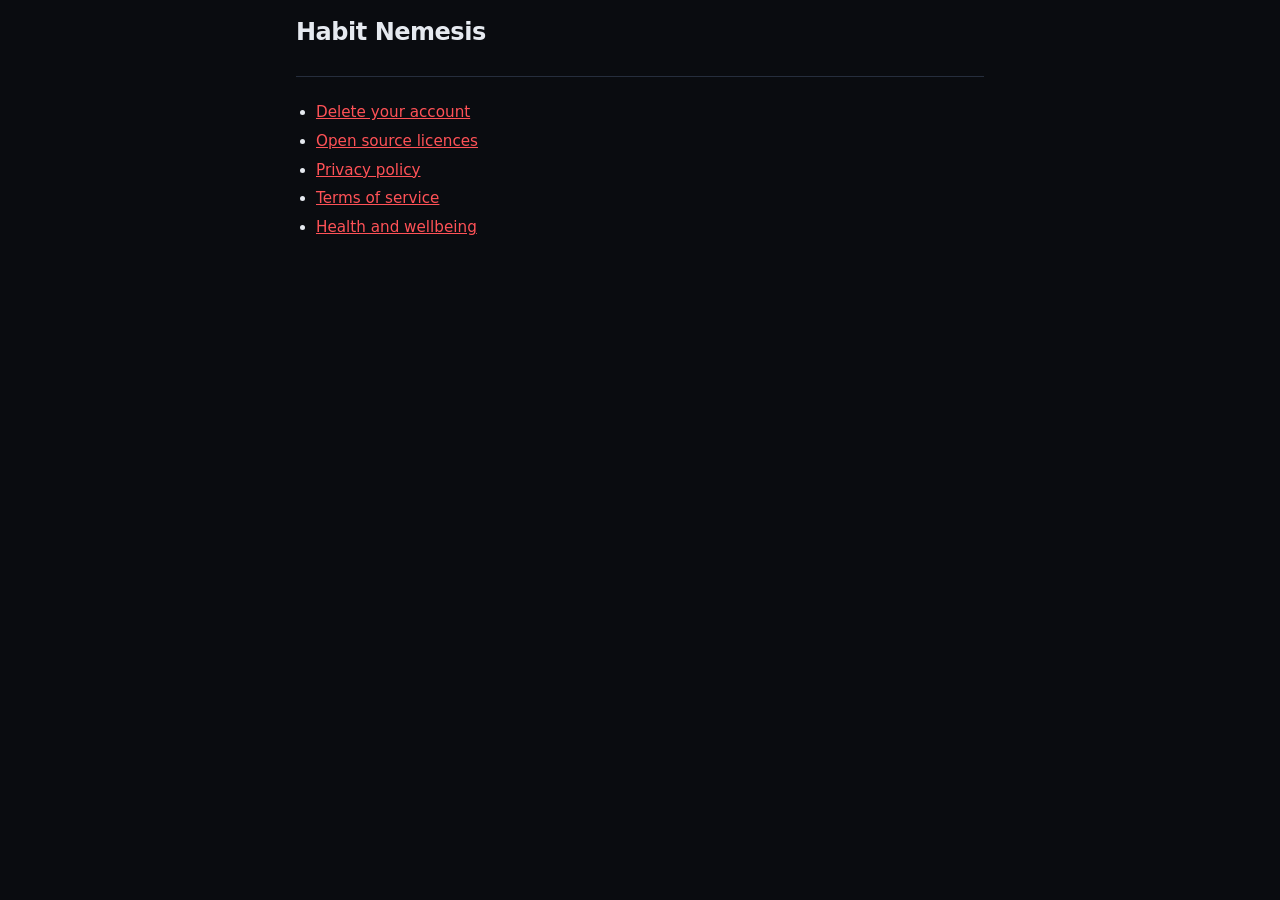
<file: Habit-Nemesis/index.html>
<!doctype html>
<html lang="en-GB">
<head>
<meta charset="utf-8">
<meta name="viewport" content="width=device-width, initial-scale=1">
<title>Habit Nemesis</title>
<link rel="icon" href="./icons/icon-192.png">
<link rel="stylesheet" href="./legal/legal.css">
</head>
<body>
<div class="wrap">
<header><h1>Habit Nemesis</h1></header>
<ul>
  <li><a href="./legal/delete-account.html">Delete your account</a></li>
  <li><a href="./legal/licences.html">Open source licences</a></li>
  <li><a href="./legal/privacy.html">Privacy policy</a></li>
  <li><a href="./legal/terms.html">Terms of service</a></li>
  <li><a href="./legal/wellbeing.html">Health and wellbeing</a></li>
</ul>
</div>
</body>
</html>
</file>
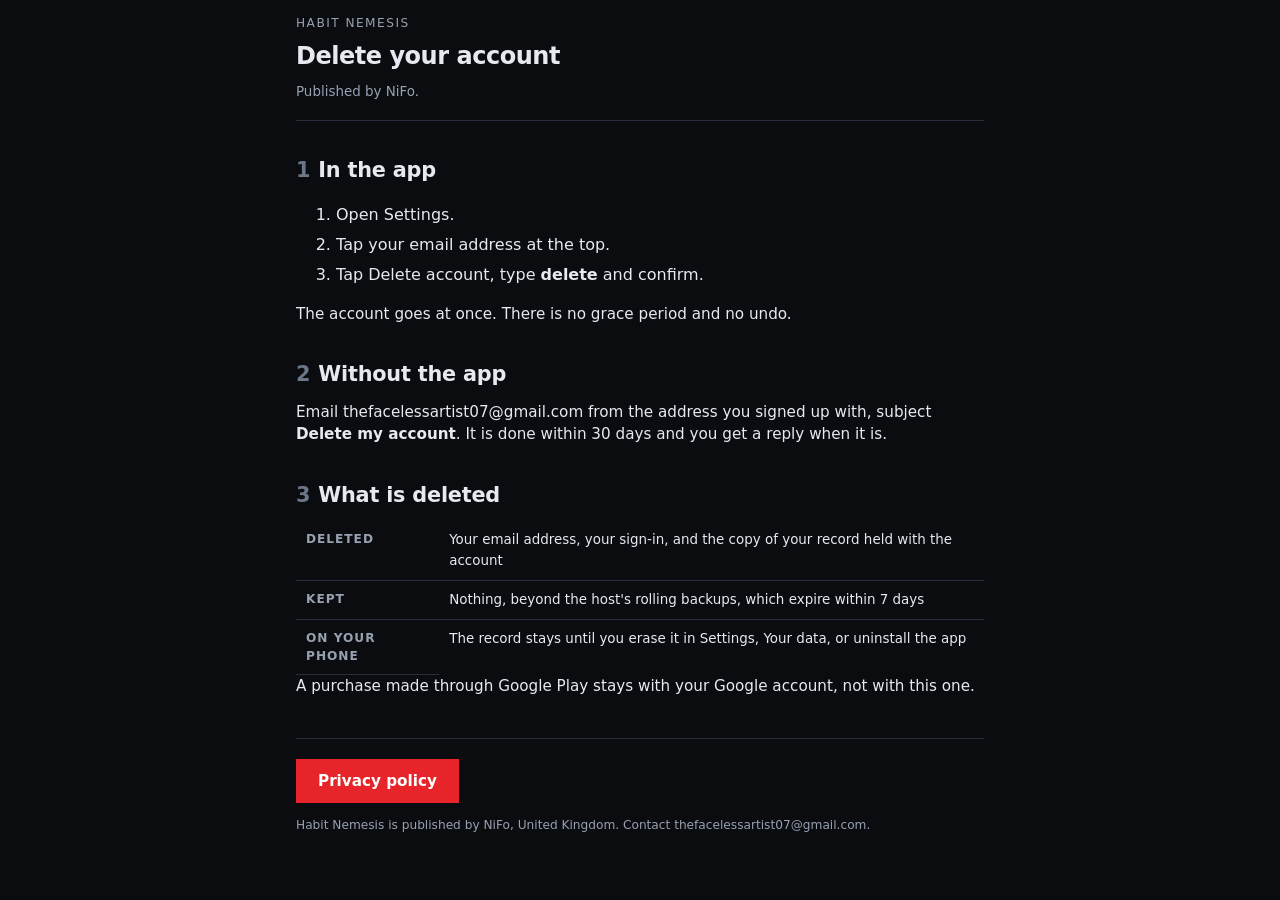
<file: Habit-Nemesis/legal/delete-account.html>
<!doctype html>
<html lang="en-GB">
<head>
<meta charset="utf-8">
<meta name="viewport" content="width=device-width, initial-scale=1, viewport-fit=cover">
<meta name="robots" content="index, follow">
<title>Delete your account | Habit Nemesis</title>
<link rel="icon" href="../icons/icon-192.png">
<link rel="stylesheet" href="./legal.css">
</head>
<body>
<div class="wrap">

<header>
  <p class="eyebrow"><span data-publisher="appName">Habit Nemesis</span></p>
  <h1>Delete your account</h1>
  <p class="stamp">Published by <span data-publisher="name">[NOT SET: name]</span>.</p>
</header>

<h2 id="app"><span class="n">1</span>In the app</h2>

<ol>
  <li>Open Settings.</li>
  <li>Tap your email address at the top.</li>
  <li>Tap Delete account, type <b>delete</b> and confirm.</li>
</ol>

<p>The account goes at once. There is no grace period and no undo.</p>

<h2 id="email"><span class="n">2</span>Without the app</h2>

<p>Email <span data-publisher="email">[NOT SET: email]</span> from the address you signed up with, subject <b>Delete my account</b>. It is done within 30 days and you get a reply when it is.</p>

<h2 id="what"><span class="n">3</span>What is deleted</h2>

<table>
  <tr><th>Deleted</th><td>Your email address, your sign-in, and the copy of your record held with the account</td></tr>
  <tr><th>Kept</th><td>Nothing, beyond the host's rolling backups, which expire within 7 days</td></tr>
  <tr><th>On your phone</th><td>The record stays until you erase it in Settings, Your data, or uninstall the app</td></tr>
</table>

<p>A purchase made through Google Play stays with your Google account, not with this one.</p>

<footer>
  <p><a class="btn" href="./privacy.html">Privacy policy</a></p>
  <p class="fineprint">
    <span data-publisher="appName">Habit Nemesis</span> is published by
    <span data-publisher="name">[NOT SET: name]</span>,
    <span data-publisher="country">United Kingdom</span>.
    Contact <span data-publisher="email">[NOT SET: email]</span>.
  </p>
</footer>

</div>

<script type="module">
  import { fill } from './publisher.js';
  fill();
</script>
</body>
</html>
</file>
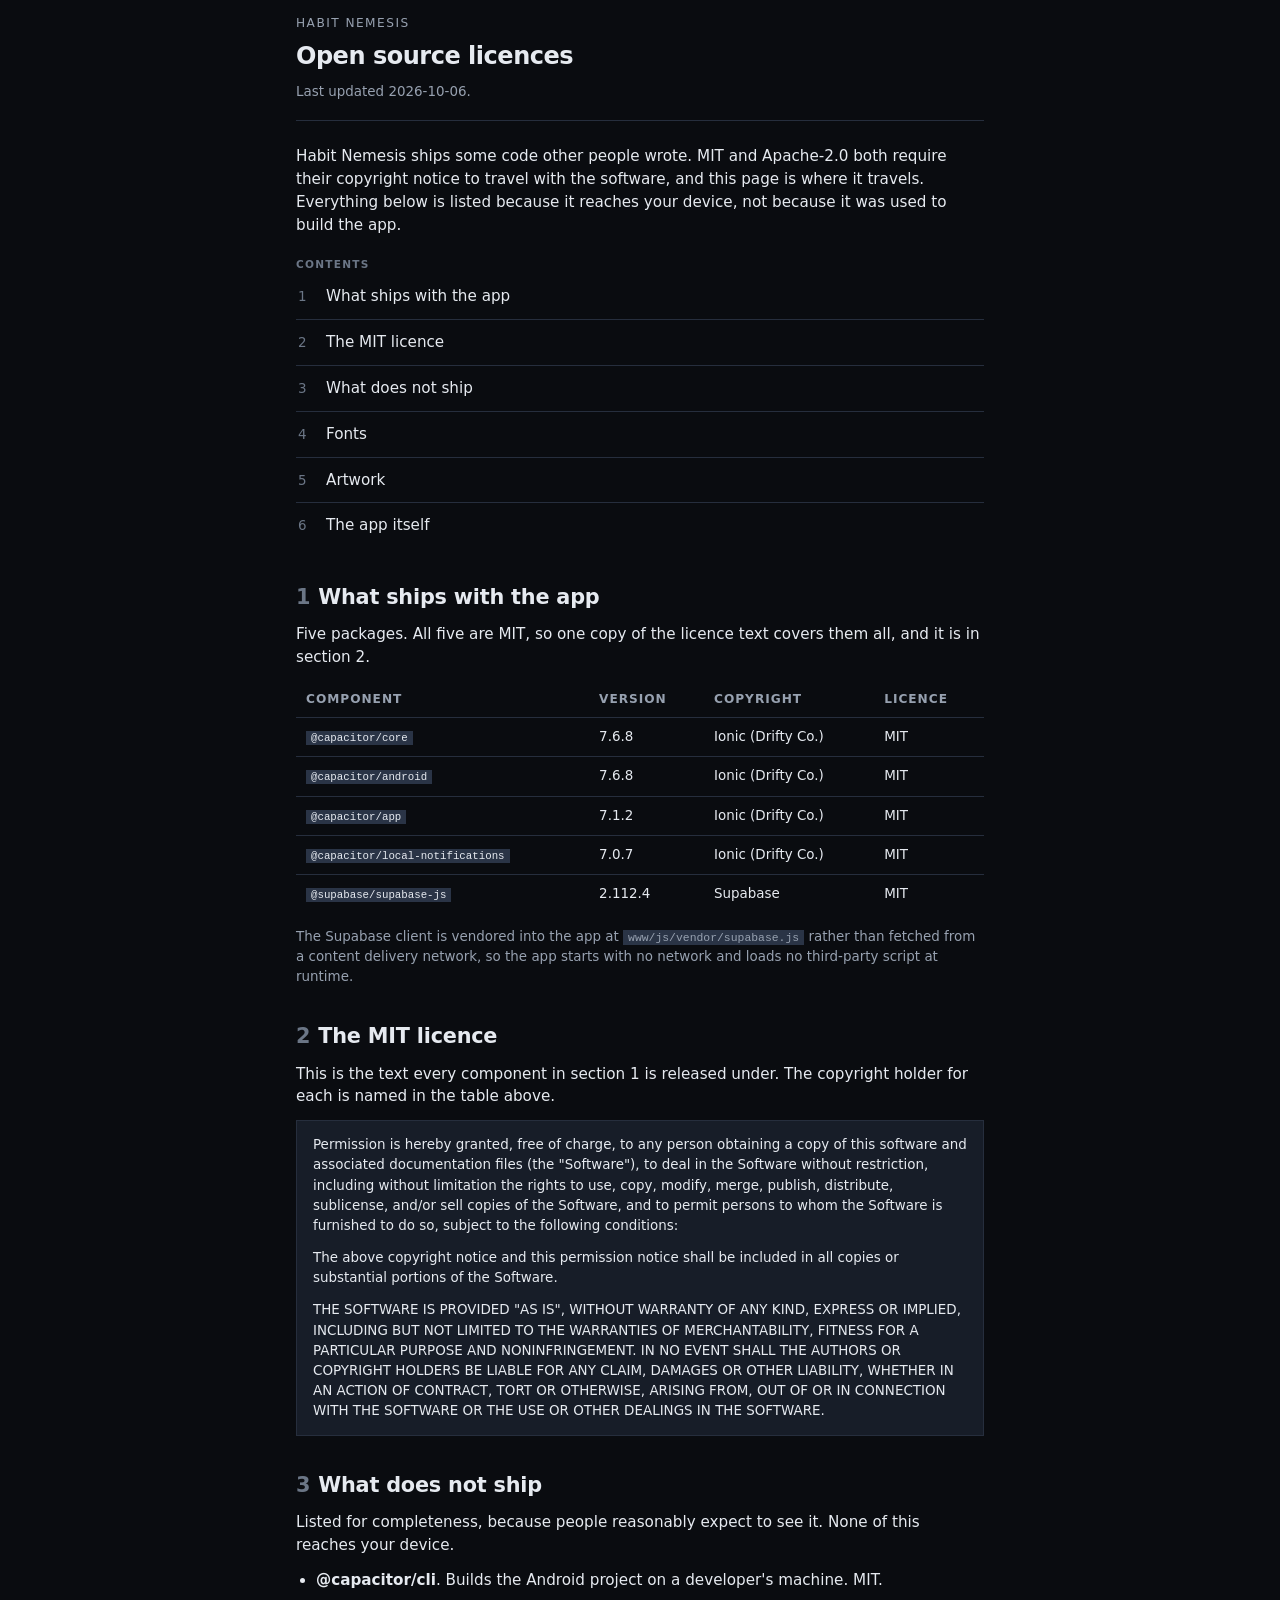
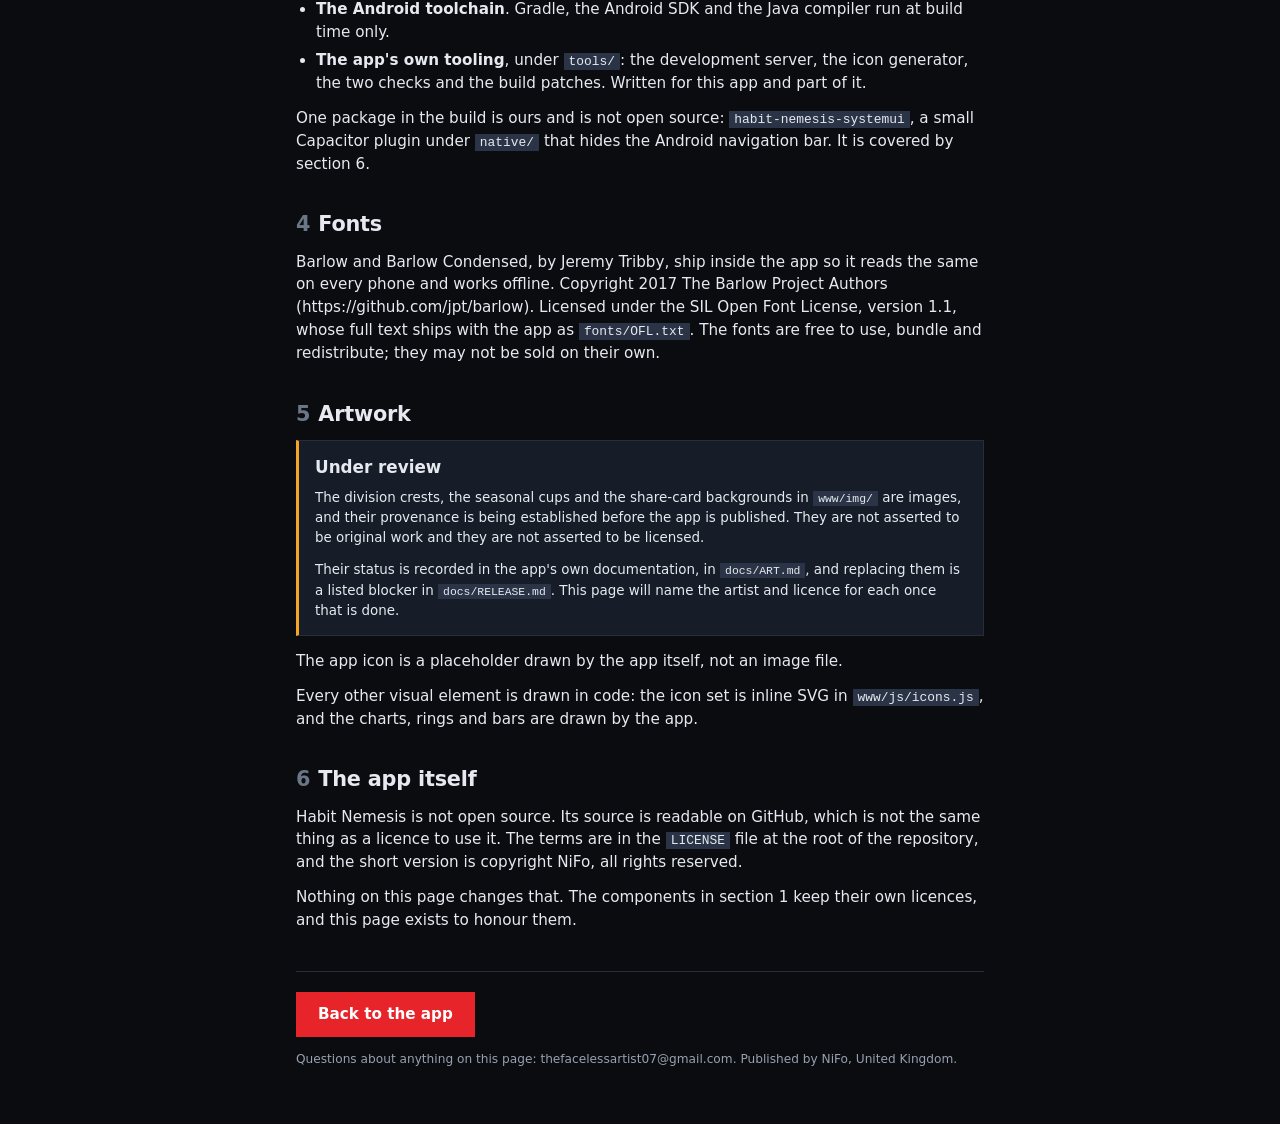
<file: Habit-Nemesis/legal/licences.html>
<!doctype html>
<html lang="en-GB">
<head>
<meta charset="utf-8">
<meta name="viewport" content="width=device-width, initial-scale=1, viewport-fit=cover">
<meta name="robots" content="index, follow">
<title>Open Source Licences | Habit Nemesis</title>
<link rel="icon" href="../icons/icon-192.png">
<link rel="stylesheet" href="./legal.css">
</head>
<body>
<div class="wrap">

<header>
  <p class="eyebrow"><span data-publisher="appName">Habit Nemesis</span></p>
  <h1>Open source licences</h1>
  <p class="stamp">Last updated <span data-publisher="effective">[NOT SET: effective]</span>.</p>
</header>

<p>Habit Nemesis ships some code other people wrote. MIT and Apache-2.0 both require their copyright notice to travel with the software, and this page is where it travels. Everything below is listed because it reaches your device, not because it was used to build the app.</p>

<nav class="toc">
  <p>Contents</p>
  <ol>
    <li><a href="#ships">What ships with the app</a></li>
    <li><a href="#mit">The MIT licence</a></li>
    <li><a href="#build">What does not ship</a></li>
    <li><a href="#fonts">Fonts</a></li>
    <li><a href="#art">Artwork</a></li>
    <li><a href="#app">The app itself</a></li>
  </ol>
</nav>

<h2 id="ships"><span class="n">1</span>What ships with the app</h2>

<p>Five packages. All five are MIT, so one copy of the licence text covers them all, and it is in section 2.</p>

<div class="scroll">
<table class="wide">
  <thead><tr><th>Component</th><th>Version</th><th>Copyright</th><th>Licence</th></tr></thead>
  <tbody>
    <tr>
      <td><code>@capacitor/core</code></td><td>7.6.8</td>
      <td>Ionic (Drifty Co.)</td><td>MIT</td>
    </tr>
    <tr>
      <td><code>@capacitor/android</code></td><td>7.6.8</td>
      <td>Ionic (Drifty Co.)</td><td>MIT</td>
    </tr>
    <tr>
      <td><code>@capacitor/app</code></td><td>7.1.2</td>
      <td>Ionic (Drifty Co.)</td><td>MIT</td>
    </tr>
    <tr>
      <td><code>@capacitor/local-notifications</code></td><td>7.0.7</td>
      <td>Ionic (Drifty Co.)</td><td>MIT</td>
    </tr>
    <tr>
      <td><code>@supabase/supabase-js</code></td><td>2.112.4</td>
      <td>Supabase</td><td>MIT</td>
    </tr>
  </tbody>
</table>
</div>

<p class="small muted">The Supabase client is vendored into the app at <code>www/js/vendor/supabase.js</code> rather than fetched from a content delivery network, so the app starts with no network and loads no third-party script at runtime.</p>

<h2 id="mit"><span class="n">2</span>The MIT licence</h2>

<p>This is the text every component in section 1 is released under. The copyright holder for each is named in the table above.</p>

<div class="card">
<p class="small">Permission is hereby granted, free of charge, to any person obtaining a copy of this software and associated documentation files (the "Software"), to deal in the Software without restriction, including without limitation the rights to use, copy, modify, merge, publish, distribute, sublicense, and/or sell copies of the Software, and to permit persons to whom the Software is furnished to do so, subject to the following conditions:</p>
<p class="small">The above copyright notice and this permission notice shall be included in all copies or substantial portions of the Software.</p>
<p class="small">THE SOFTWARE IS PROVIDED "AS IS", WITHOUT WARRANTY OF ANY KIND, EXPRESS OR IMPLIED, INCLUDING BUT NOT LIMITED TO THE WARRANTIES OF MERCHANTABILITY, FITNESS FOR A PARTICULAR PURPOSE AND NONINFRINGEMENT. IN NO EVENT SHALL THE AUTHORS OR COPYRIGHT HOLDERS BE LIABLE FOR ANY CLAIM, DAMAGES OR OTHER LIABILITY, WHETHER IN AN ACTION OF CONTRACT, TORT OR OTHERWISE, ARISING FROM, OUT OF OR IN CONNECTION WITH THE SOFTWARE OR THE USE OR OTHER DEALINGS IN THE SOFTWARE.</p>
</div>

<h2 id="build"><span class="n">3</span>What does not ship</h2>

<p>Listed for completeness, because people reasonably expect to see it. None of this reaches your device.</p>

<ul>
  <li><strong>@capacitor/cli</strong>. Builds the Android project on a developer's machine. MIT.</li>
  <li><strong>The Android toolchain</strong>. Gradle, the Android SDK and the Java compiler run at build time only.</li>
  <li><strong>The app's own tooling</strong>, under <code>tools/</code>: the development server, the icon generator, the two checks and the build patches. Written for this app and part of it.</li>
</ul>

<p>One package in the build is ours and is not open source: <code>habit-nemesis-systemui</code>, a small Capacitor plugin under <code>native/</code> that hides the Android navigation bar. It is covered by section 6.</p>

<h2 id="fonts"><span class="n">4</span>Fonts</h2>

<p>Barlow and Barlow Condensed, by Jeremy Tribby, ship inside the app so it reads the same on every phone and works offline. Copyright 2017 The Barlow Project Authors (https://github.com/jpt/barlow). Licensed under the SIL Open Font License, version 1.1, whose full text ships with the app as <code>fonts/OFL.txt</code>. The fonts are free to use, bundle and redistribute; they may not be sold on their own.</p>

<h2 id="art"><span class="n">5</span>Artwork</h2>

<div class="card warn">
<h3>Under review</h3>
<p class="small">The division crests, the seasonal cups and the share-card backgrounds in <code>www/img/</code> are images, and their provenance is being established before the app is published. They are not asserted to be original work and they are not asserted to be licensed.</p>
<p class="small">Their status is recorded in the app's own documentation, in <code>docs/ART.md</code>, and replacing them is a listed blocker in <code>docs/RELEASE.md</code>. This page will name the artist and licence for each once that is done.</p>
</div>

<p>The app icon is a placeholder drawn by the app itself, not an image file.</p>

<p>Every other visual element is drawn in code: the icon set is inline SVG in <code>www/js/icons.js</code>, and the charts, rings and bars are drawn by the app.</p>

<h2 id="app"><span class="n">6</span>The app itself</h2>

<p>Habit Nemesis is not open source. Its source is readable on GitHub, which is not the same thing as a licence to use it. The terms are in the <code>LICENSE</code> file at the root of the repository, and the short version is copyright <span data-publisher="name">[NOT SET: name]</span>, all rights reserved.</p>

<p>Nothing on this page changes that. The components in section 1 keep their own licences, and this page exists to honour them.</p>

<footer>
  <a class="btn" href="../index.html">Back to the app</a>
  <p class="fineprint">
    Questions about anything on this page: <span data-publisher="email">[NOT SET: email]</span>.
    Published by <span data-publisher="name">[NOT SET: name]</span>, <span data-publisher="country">United Kingdom</span>.
  </p>
</footer>

</div>

<script type="module">
  import { fill } from './publisher.js';
  fill();
</script>
</body>
</html>
</file>
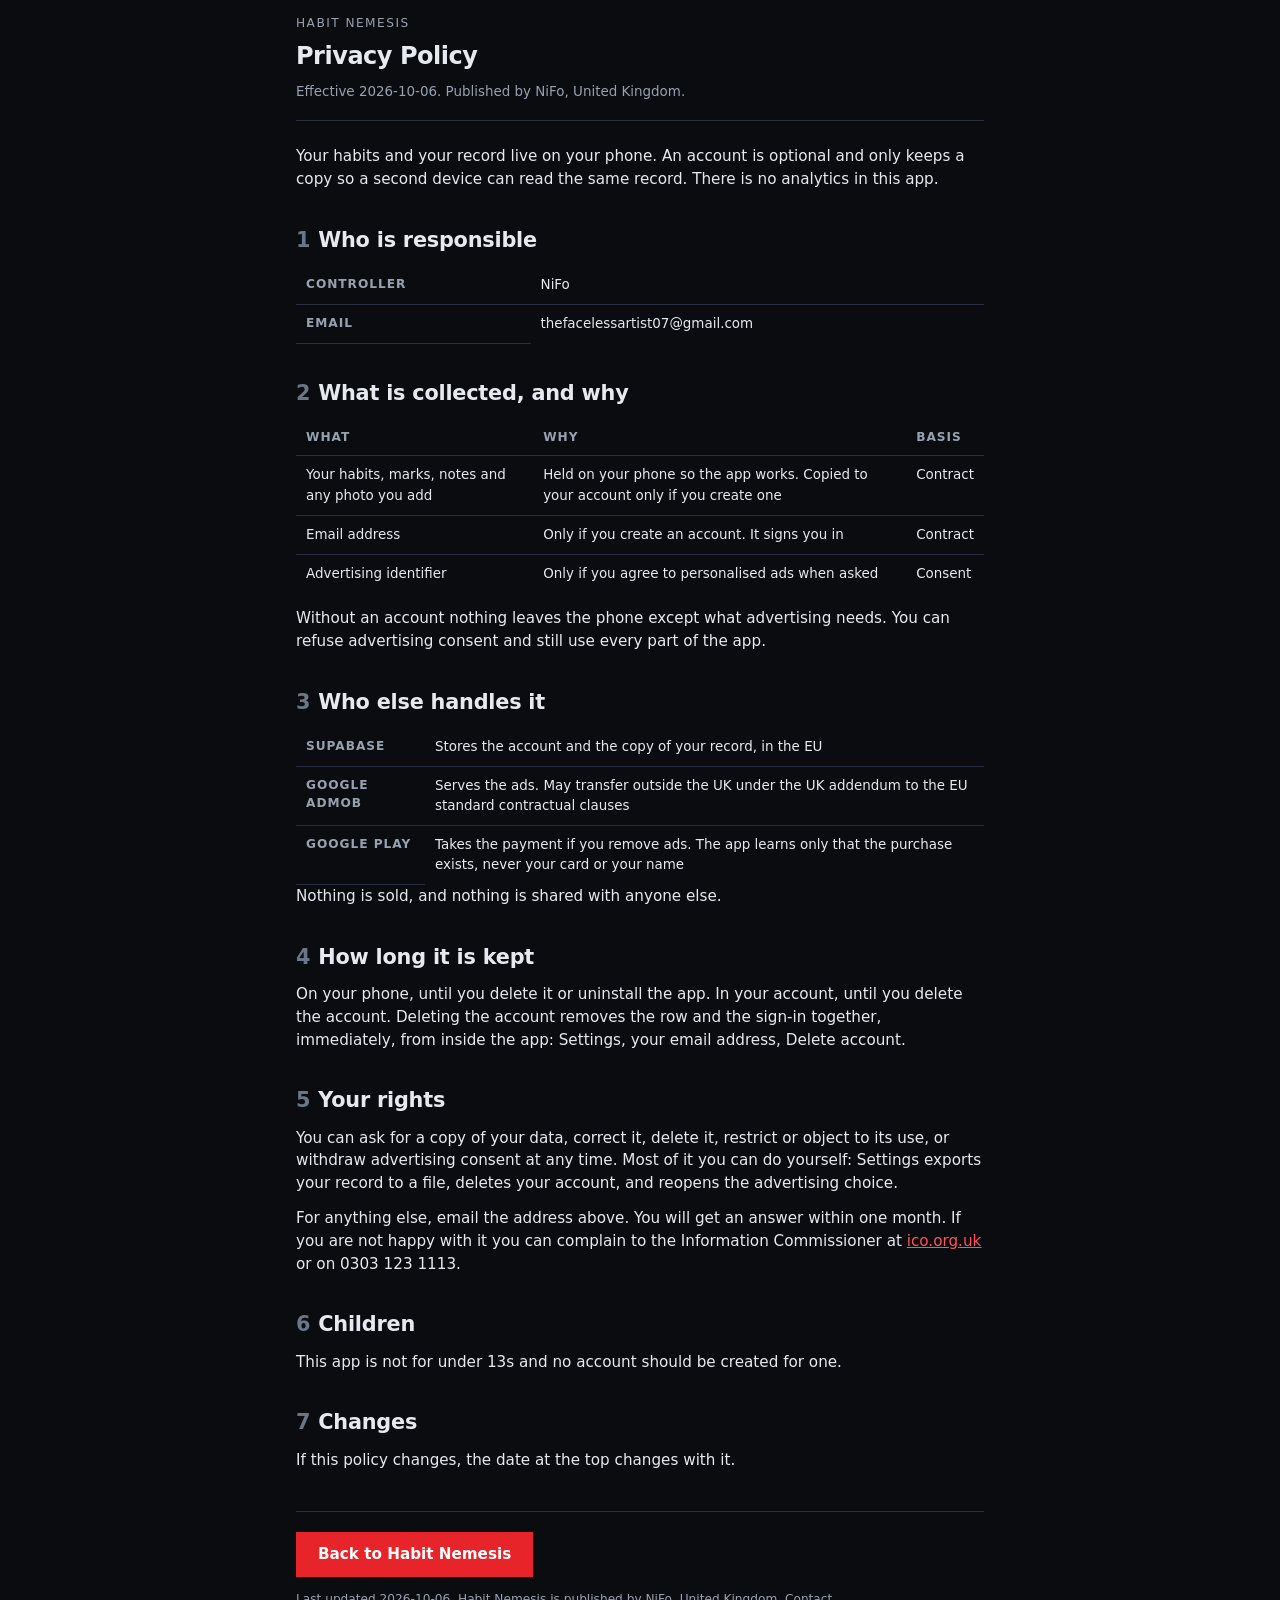
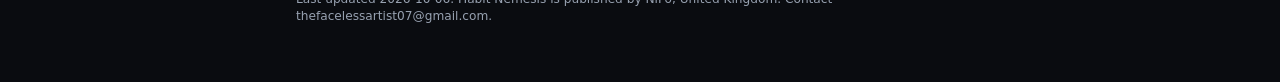
<file: Habit-Nemesis/legal/privacy.html>
<!doctype html>
<html lang="en-GB">
<head>
<meta charset="utf-8">
<meta name="viewport" content="width=device-width, initial-scale=1, viewport-fit=cover">
<meta name="robots" content="index, follow">
<title>Privacy Policy | Habit Nemesis</title>
<link rel="icon" href="../icons/icon-192.png">
<link rel="stylesheet" href="./legal.css">
</head>
<body>
<div class="wrap">

<header>
  <p class="eyebrow"><span data-publisher="appName">Habit Nemesis</span></p>
  <h1>Privacy Policy</h1>
  <p class="stamp">Effective <span data-publisher="effective">[NOT SET: effective]</span>. Published by <span data-publisher="name">[NOT SET: name]</span>, <span data-publisher="country">United Kingdom</span>.</p>
</header>

<p>Your habits and your record live on your phone. An account is optional and only keeps a copy so a second device can read the same record. There is no analytics in this app.</p>

<h2 id="controller"><span class="n">1</span>Who is responsible</h2>

<table>
  <tr><th>Controller</th><td><span data-publisher="name">[NOT SET: name]</span></td></tr>
  <tr data-publisher-when="address"><th>Address</th><td><span data-publisher="address"></span>, <span data-publisher="country">United Kingdom</span></td></tr>
  <tr><th>Email</th><td><span data-publisher="email">[NOT SET: email]</span></td></tr>
</table>

<h2 id="data"><span class="n">2</span>What is collected, and why</h2>

<div class="scroll">
<table class="wide">
  <tr><th>What</th><th>Why</th><th>Basis</th></tr>
  <tr>
    <td>Your habits, marks, notes and any photo you add</td>
    <td>Held on your phone so the app works. Copied to your account only if you create one</td>
    <td>Contract</td>
  </tr>
  <tr>
    <td>Email address</td>
    <td>Only if you create an account. It signs you in</td>
    <td>Contract</td>
  </tr>
  <tr>
    <td>Advertising identifier</td>
    <td>Only if you agree to personalised ads when asked</td>
    <td>Consent</td>
  </tr>
</table>
</div>

<p>Without an account nothing leaves the phone except what advertising needs. You can refuse advertising consent and still use every part of the app.</p>

<h2 id="processors"><span class="n">3</span>Who else handles it</h2>

<table>
  <tr><th>Supabase</th><td>Stores the account and the copy of your record, in the EU</td></tr>
  <tr><th>Google AdMob</th><td>Serves the ads. May transfer outside the UK under the UK addendum to the EU standard contractual clauses</td></tr>
  <tr><th>Google Play</th><td>Takes the payment if you remove ads. The app learns only that the purchase exists, never your card or your name</td></tr>
</table>

<p>Nothing is sold, and nothing is shared with anyone else.</p>

<h2 id="retention"><span class="n">4</span>How long it is kept</h2>

<p>On your phone, until you delete it or uninstall the app. In your account, until you delete the account. Deleting the account removes the row and the sign-in together, immediately, from inside the app: Settings, your email address, Delete account.</p>

<h2 id="rights"><span class="n">5</span>Your rights</h2>

<p>You can ask for a copy of your data, correct it, delete it, restrict or object to its use, or withdraw advertising consent at any time. Most of it you can do yourself: Settings exports your record to a file, deletes your account, and reopens the advertising choice.</p>

<p>For anything else, email the address above. You will get an answer within one month. If you are not happy with it you can complain to the Information Commissioner at <a href="https://ico.org.uk/make-a-complaint/">ico.org.uk</a> or on 0303 123 1113.</p>

<h2 id="children"><span class="n">6</span>Children</h2>

<p>This app is not for under 13s and no account should be created for one.</p>

<h2 id="changes"><span class="n">7</span>Changes</h2>

<p>If this policy changes, the date at the top changes with it.</p>

<footer>
  <p><a class="btn" href="../index.html">Back to <span data-publisher="appName">Habit Nemesis</span></a></p>
  <p class="fineprint">
    Last updated <span data-publisher="effective">[NOT SET: effective]</span>.
    <span data-publisher="appName">Habit Nemesis</span> is published by
    <span data-publisher="name">[NOT SET: name]</span><span data-publisher-when="address">,
    <span data-publisher="address"></span></span>,
    <span data-publisher="country">United Kingdom</span>.
    Contact <span data-publisher="email">[NOT SET: email]</span>.
  </p>
</footer>

</div>

<script type="module">
  import { fill } from './publisher.js';
  fill();
</script>
</body>
</html>
</file>
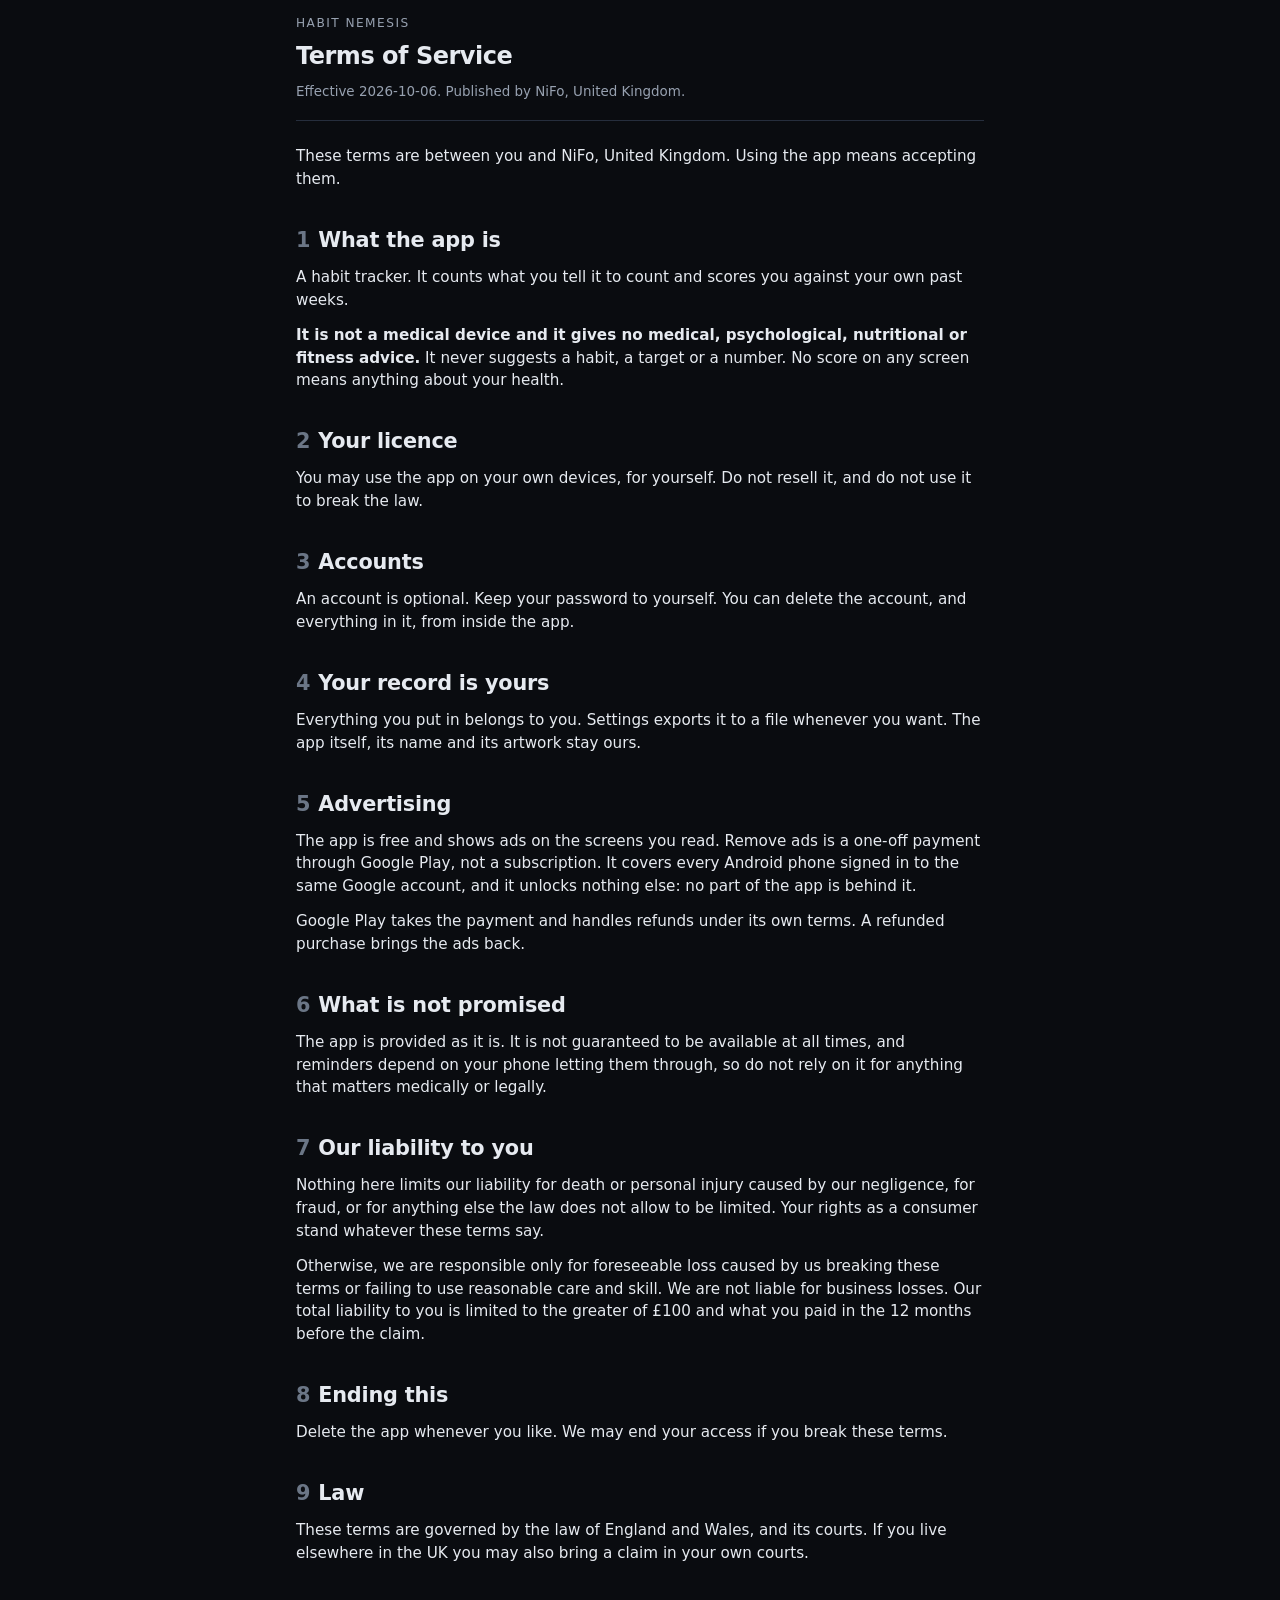
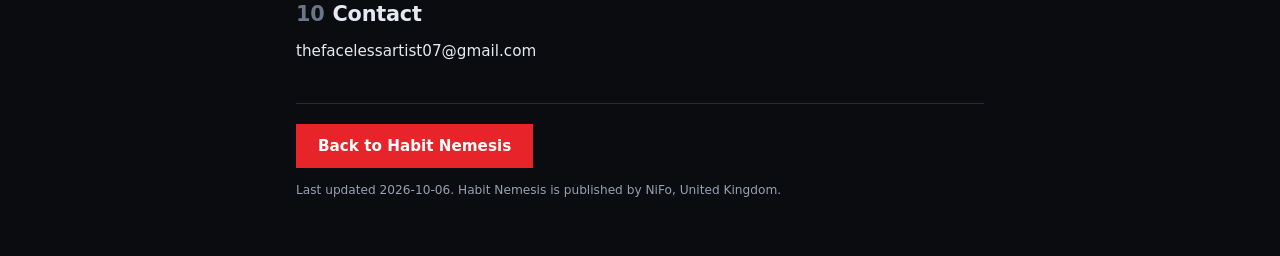
<file: Habit-Nemesis/legal/terms.html>
<!doctype html>
<html lang="en-GB">
<head>
<meta charset="utf-8">
<meta name="viewport" content="width=device-width, initial-scale=1, viewport-fit=cover">
<meta name="robots" content="index, follow">
<title>Terms of Service | Habit Nemesis</title>
<link rel="icon" href="../icons/icon-192.png">
<link rel="stylesheet" href="./legal.css">
</head>
<body>
<div class="wrap">

<header>
  <p class="eyebrow"><span data-publisher="appName">Habit Nemesis</span></p>
  <h1>Terms of Service</h1>
  <p class="stamp">Effective <span data-publisher="effective">[NOT SET: effective]</span>. Published by <span data-publisher="name">[NOT SET: name]</span>, <span data-publisher="country">United Kingdom</span>.</p>
</header>

<p>These terms are between you and <span data-publisher="name">[NOT SET: name]</span>, <span data-publisher="country">United Kingdom</span>. Using the app means accepting them.</p>

<h2 id="what"><span class="n">1</span>What the app is</h2>

<p>A habit tracker. It counts what you tell it to count and scores you against your own past weeks.</p>

<p><strong>It is not a medical device and it gives no medical, psychological, nutritional or fitness advice.</strong> It never suggests a habit, a target or a number. No score on any screen means anything about your health.</p>

<h2 id="licence"><span class="n">2</span>Your licence</h2>

<p>You may use the app on your own devices, for yourself. Do not resell it, and do not use it to break the law.</p>

<h2 id="account"><span class="n">3</span>Accounts</h2>

<p>An account is optional. Keep your password to yourself. You can delete the account, and everything in it, from inside the app.</p>

<h2 id="record"><span class="n">4</span>Your record is yours</h2>

<p>Everything you put in belongs to you. Settings exports it to a file whenever you want. The app itself, its name and its artwork stay ours.</p>

<h2 id="ads"><span class="n">5</span>Advertising</h2>

<p>The app is free and shows ads on the screens you read. Remove ads is a one-off payment through Google Play, not a subscription. It covers every Android phone signed in to the same Google account, and it unlocks nothing else: no part of the app is behind it.</p>

<p>Google Play takes the payment and handles refunds under its own terms. A refunded purchase brings the ads back.</p>

<h2 id="promise"><span class="n">6</span>What is not promised</h2>

<p>The app is provided as it is. It is not guaranteed to be available at all times, and reminders depend on your phone letting them through, so do not rely on it for anything that matters medically or legally.</p>

<h2 id="liability"><span class="n">7</span>Our liability to you</h2>

<p>Nothing here limits our liability for death or personal injury caused by our negligence, for fraud, or for anything else the law does not allow to be limited. Your rights as a consumer stand whatever these terms say.</p>

<p>Otherwise, we are responsible only for foreseeable loss caused by us breaking these terms or failing to use reasonable care and skill. We are not liable for business losses. Our total liability to you is limited to the greater of £100 and what you paid in the 12 months before the claim.</p>

<h2 id="ending"><span class="n">8</span>Ending this</h2>

<p>Delete the app whenever you like. We may end your access if you break these terms.</p>

<h2 id="law"><span class="n">9</span>Law</h2>

<p>These terms are governed by the law of <span data-publisher="jurisdiction">England and Wales</span>, and its courts. If you live elsewhere in the UK you may also bring a claim in your own courts.</p>

<h2 id="contact"><span class="n">10</span>Contact</h2>

<p><span data-publisher="email">[NOT SET: email]</span></p>

<footer>
  <p><a class="btn" href="../index.html">Back to <span data-publisher="appName">Habit Nemesis</span></a></p>
  <p class="fineprint">
    Last updated <span data-publisher="effective">[NOT SET: effective]</span>.
    <span data-publisher="appName">Habit Nemesis</span> is published by
    <span data-publisher="name">[NOT SET: name]</span><span data-publisher-when="address">,
    <span data-publisher="address"></span></span>,
    <span data-publisher="country">United Kingdom</span>.
  </p>
</footer>

</div>

<script type="module">
  import { fill } from './publisher.js';
  fill();
</script>
</body>
</html>
</file>
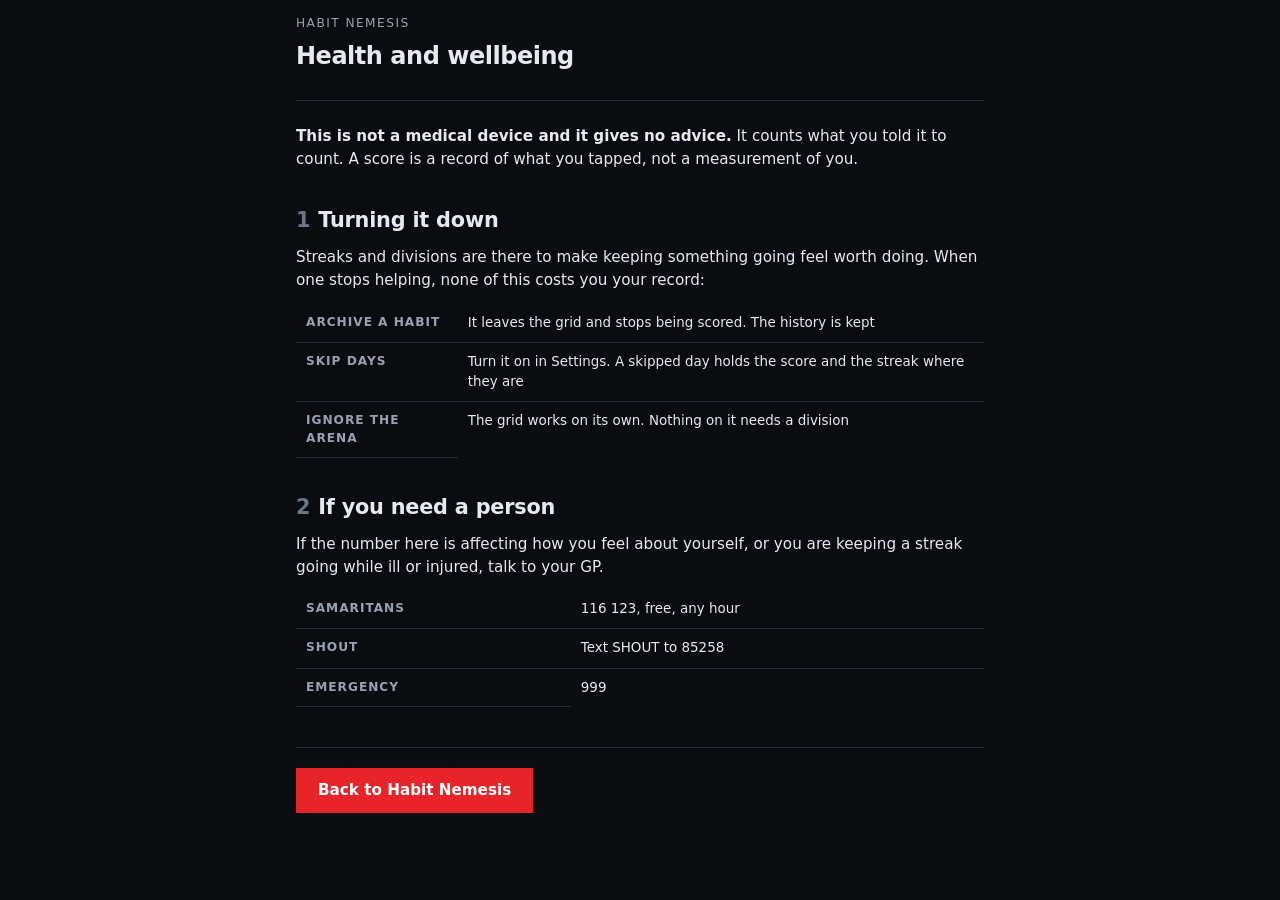
<file: Habit-Nemesis/legal/wellbeing.html>
<!doctype html>
<html lang="en-GB">
<head>
<meta charset="utf-8">
<meta name="viewport" content="width=device-width, initial-scale=1, viewport-fit=cover">
<meta name="robots" content="index, follow">
<title>Health and Wellbeing | Habit Nemesis</title>
<link rel="icon" href="../icons/icon-192.png">
<link rel="stylesheet" href="./legal.css">
</head>
<body>
<div class="wrap">

<header>
  <p class="eyebrow"><span data-publisher="appName">Habit Nemesis</span></p>
  <h1>Health and wellbeing</h1>
</header>

<p><strong>This is not a medical device and it gives no advice.</strong> It counts what you told it to count. A score is a record of what you tapped, not a measurement of you.</p>

<h2 id="pressure"><span class="n">1</span>Turning it down</h2>

<p>Streaks and divisions are there to make keeping something going feel worth doing. When one stops helping, none of this costs you your record:</p>

<table>
  <tr><th>Archive a habit</th><td>It leaves the grid and stops being scored. The history is kept</td></tr>
  <tr><th>Skip days</th><td>Turn it on in Settings. A skipped day holds the score and the streak where they are</td></tr>
  <tr><th>Ignore the Arena</th><td>The grid works on its own. Nothing on it needs a division</td></tr>
</table>

<h2 id="help"><span class="n">2</span>If you need a person</h2>

<p>If the number here is affecting how you feel about yourself, or you are keeping a streak going while ill or injured, talk to your GP.</p>

<table>
  <tr><th>Samaritans</th><td>116 123, free, any hour</td></tr>
  <tr><th>Shout</th><td>Text SHOUT to 85258</td></tr>
  <tr><th>Emergency</th><td>999</td></tr>
</table>

<footer>
  <p><a class="btn" href="../index.html">Back to <span data-publisher="appName">Habit Nemesis</span></a></p>
</footer>

</div>

<script type="module">
  import { fill } from './publisher.js';
  fill();
</script>
</body>
</html>
</file>
<file: Habit-Nemesis/legal/legal.css>
/* The legal pages' own stylesheet. Tokens copied from ../styles.css rather
   than imported: these pages are served straight from a URL for the store
   listings and have to render with nothing else loaded. */

/* Tokens copied from ../styles.css. This page is standalone: it must render
   with no stylesheet, no font and no network. */
:root {
  --bg: #0a0c10;
  --bg-2: #101419;
  --surface: #171d28;
  --surface-2: #2a3446;
  --line: #3a4459;
  --line-soft: #262e3d;
  --text: #e6eaf0;
  --muted: #97a1b0;
  --faint: #6b7686;
  --accent: #e62429;
  --accent-ink: #ff5257;
  --good: #46d17f;
  --warn: #f5a524;
  --danger: #ff5257;
  --calm: #3aa8f0;
  --on-accent: #ffffff;

  --f-sub: 1.5rem;
  --f-title: 1.3rem;
  --f-head: 1.05rem;
  --f-body: 0.95rem;
  --f-small: 0.84rem;
  --f-fine: 0.76rem;
  --f-micro: 0.66rem;
  --w-medium: 600;
  --w-bold: 700;
  --sans: system-ui, -apple-system, "Segoe UI", Roboto, "Helvetica Neue", sans-serif;

  --r-card: 0;
  --r-ctrl: 0;
  --r-chip: 0;
  --r-pill: 0;
  --pad: 16px;

  color-scheme: dark;
  --safe-b: env(safe-area-inset-bottom, 0px);
  --safe-t: env(safe-area-inset-top, 0px);
}

* { box-sizing: border-box; -webkit-tap-highlight-color: transparent; }

html, body {
  margin: 0;
  color: var(--text);
  font: 16px/1.5 var(--sans);
  -webkit-text-size-adjust: 100%;
  text-size-adjust: 100%;
}
body { background: var(--bg); }

.wrap {
  max-width: 720px;
  margin: 0 auto;
  padding: calc(var(--safe-t) + 14px) var(--pad) calc(var(--safe-b) + 56px);
}

/* ---- header ---- */
header { border-bottom: 1px solid var(--line-soft); padding-bottom: 18px; margin-bottom: 24px; }
.eyebrow {
  color: var(--muted); font-size: var(--f-fine); text-transform: uppercase;
  letter-spacing: 0.12em; margin: 0 0 6px;
}
h1 { font-size: var(--f-sub); margin: 0 0 8px; letter-spacing: -0.02em; text-wrap: balance; }
.stamp { color: var(--muted); font-size: var(--f-small); margin: 0; }

/* ---- body ---- */
h2 {
  font-size: var(--f-title); margin: 34px 0 10px; letter-spacing: -0.01em;
  scroll-margin-top: 12px;
  /* No single word alone on a heading's last line at 320px. */
  text-wrap: balance;
}
h2 .n { color: var(--faint); font-weight: var(--w-medium); margin-right: 8px; }
h3 { font-size: var(--f-head); margin: 20px 0 8px; color: var(--text); text-wrap: balance; }
p { margin: 0 0 12px; font-size: var(--f-body); }
p:last-child { margin-bottom: 0; }
ul { margin: 0 0 12px; padding-left: 20px; font-size: var(--f-body); }
li { margin-bottom: 6px; }
li:last-child { margin-bottom: 0; }
strong { font-weight: var(--w-medium); }
a { color: var(--accent-ink); }
code {
  background: var(--surface-2); padding: 1px 5px; border-radius: var(--r-chip);
  font-size: 0.85em; word-break: break-all;
}
.muted { color: var(--muted); }
.small { font-size: var(--f-small); }

/* ---- contents ----
   Rows on a hairline, the way every list in the app is. Sixteen accent-red
   lines in a box was the loudest thing on the page and none of it was state. */
nav.toc { margin: 20px 0 8px; }
nav.toc p {
  font-size: var(--f-micro); text-transform: uppercase; letter-spacing: 0.12em;
  color: var(--faint); font-weight: var(--w-medium); margin: 0 0 2px;
}
nav.toc ol { margin: 0; padding: 0; list-style: none; counter-reset: toc; }
nav.toc li { margin: 0; counter-increment: toc; }
nav.toc a {
  display: flex; gap: 12px; align-items: baseline;
  min-height: 44px; padding: 11px 2px;
  border-bottom: 1px solid var(--line-soft);
  color: var(--text); text-decoration: none; font-size: var(--f-body);
}
nav.toc li:last-child a { border-bottom: 0; }
nav.toc a::before { content: counter(toc); color: var(--faint); font-size: var(--f-small); min-width: 16px; }
@media (hover: hover) { nav.toc a:hover { color: var(--accent-ink); } }

/* ---- callouts ---- */
.card {
  background: var(--surface); border: 1px solid var(--line-soft);
  border-radius: var(--r-card); padding: 14px var(--pad); margin: 0 0 14px;
}
.card.warn { border-left: 3px solid var(--warn); }
.card.danger { border-left: 3px solid var(--danger); }
.card.good { border-left: 3px solid var(--good); }
.card.calm { border-left: 3px solid var(--calm); }
.card h3 { margin-top: 0; }

/* A status mark. It sits inside running text, so it never breaks and never
   grows the line it is on. */
.tag {
  display: inline-block; white-space: nowrap; margin: 0;
  font-size: var(--f-fine); font-weight: var(--w-medium); line-height: 1.3;
  padding: 0 8px; border-radius: var(--r-pill);
  border: 1px solid var(--line); color: var(--muted); background: var(--bg-2);
}
/* A tag on its own under a heading, saying whether the section is live yet. */
.tagline { margin: -2px 0 12px; }
.tag.soon { border-color: var(--warn); color: var(--warn); }
.tag.now { border-color: var(--good); color: var(--good); }

/* ---- tables ---- */
.scroll { overflow-x: auto; margin: 0 0 14px; -webkit-overflow-scrolling: touch; }
/* Two columns fit a 320px phone. Three and four do not, and only those get a
   scroller, because a table that scrolls when it need not is a nuisance. */
table { border-collapse: collapse; width: 100%; font-size: var(--f-small); }
table.wide { min-width: 440px; }
th, td { text-align: left; padding: 9px 10px; border-bottom: 1px solid var(--line-soft); vertical-align: top; }
th { color: var(--muted); font-weight: var(--w-medium); font-size: var(--f-fine); text-transform: uppercase; letter-spacing: 0.08em; }
tr:last-child td { border-bottom: none; }
td code { font-size: 0.8em; }

/* ---- unfilled publisher fields ---- */
.not-set {
  color: var(--danger); font-weight: var(--w-bold);
  background: color-mix(in srgb, var(--danger) 12%, transparent);
  padding: 1px 5px; border-radius: var(--r-chip);
}

/* ---- footer ---- */
footer { margin-top: 40px; padding-top: 20px; border-top: 1px solid var(--line-soft); }
.btn {
  display: inline-block; text-decoration: none;
  background: var(--accent); color: var(--on-accent);
  font-weight: var(--w-bold); font-size: var(--f-body); line-height: 1.2;
  padding: 13px 22px; border-radius: var(--r-ctrl);
}
.fineprint { color: var(--muted); font-size: var(--f-fine); line-height: 1.45; margin-top: 14px; }
</file>
